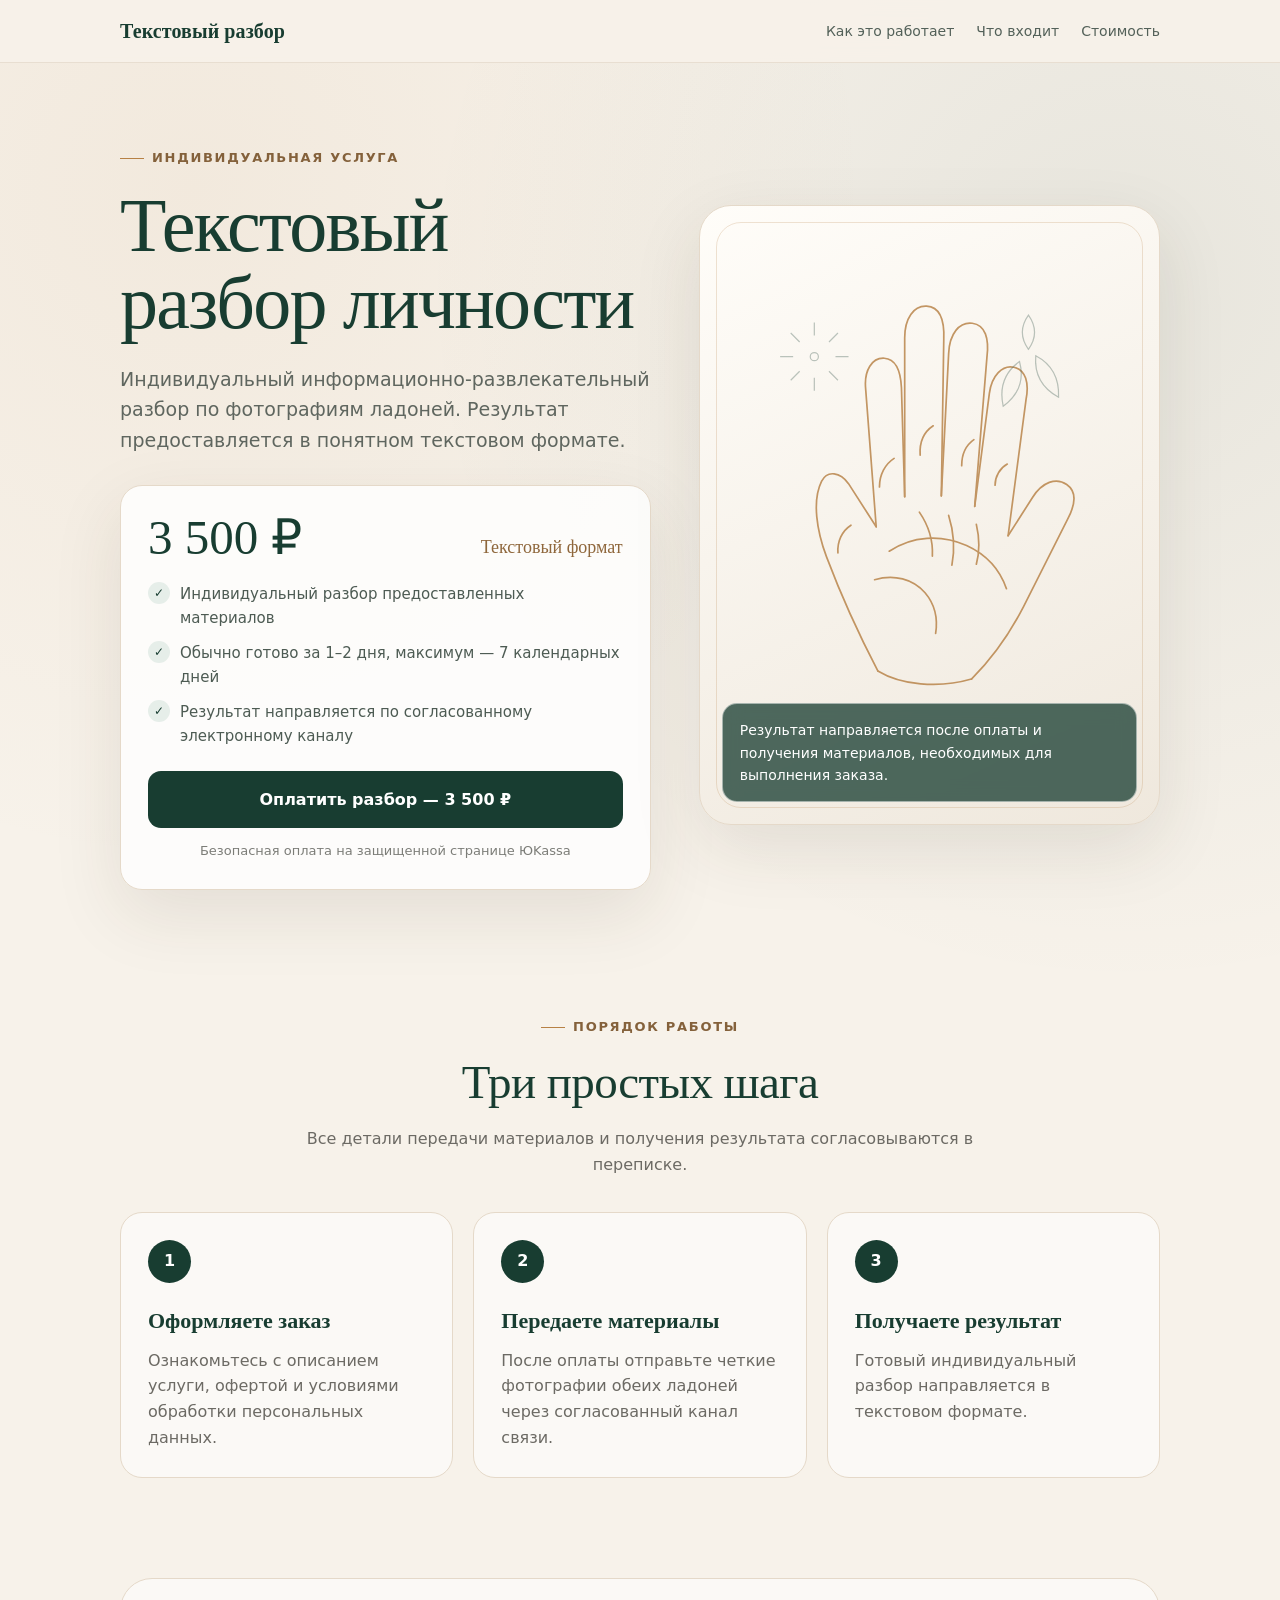
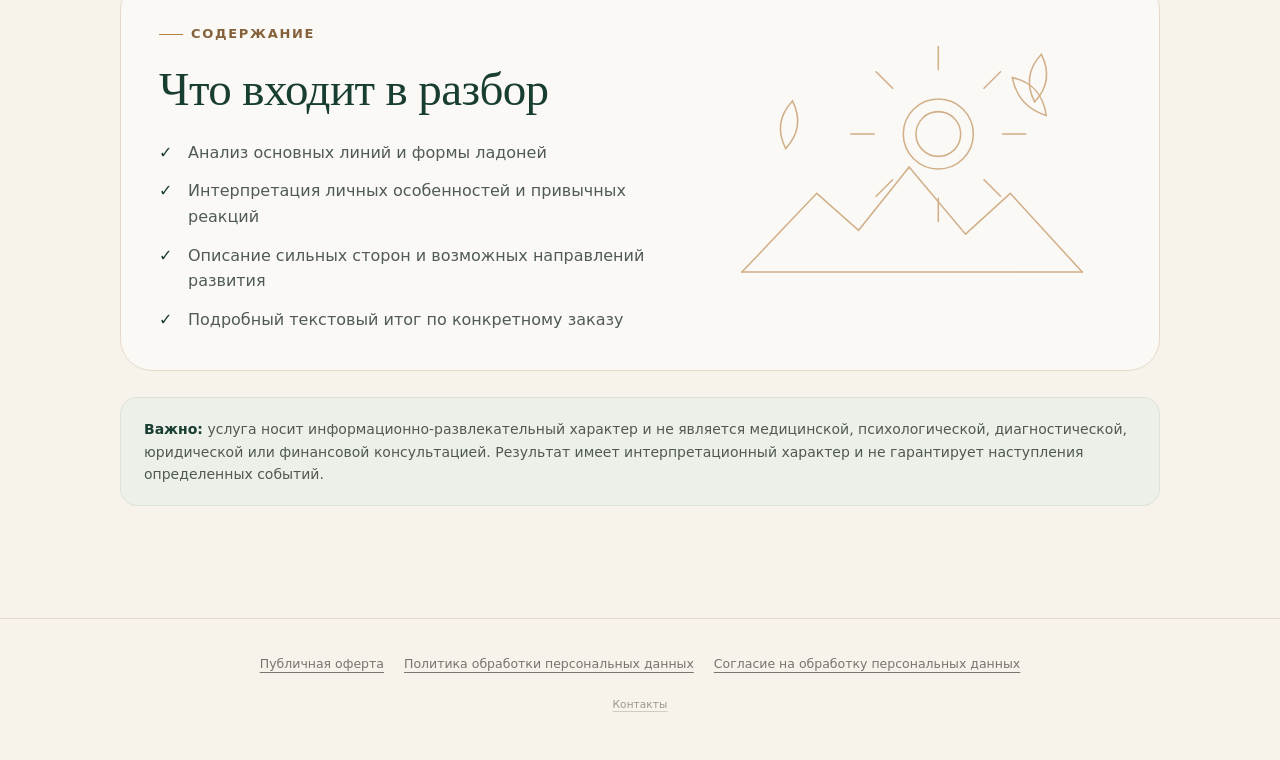
<file: index.html>
<!doctype html>
<html lang="ru">
<head>
  <meta charset="utf-8">
  <meta name="viewport" content="width=device-width, initial-scale=1">
  <meta name="description" content="Индивидуальный информационно-развлекательный текстовый разбор личности по фотографиям ладоней. Стоимость — 3 500 рублей.">
  <title>Текстовый разбор личности</title>
  <link rel="stylesheet" href="assets/styles.css">
</head>
<body>
  <header class="site-header">
    <div class="container header-inner">
      <a class="brand" href="index.html">Текстовый разбор</a>
      <nav class="nav" aria-label="Навигация">
        <a href="#process">Как это работает</a>
        <a href="#included">Что входит</a>
        <a href="#order">Стоимость</a>
      </nav>
    </div>
  </header>

  <main>
    <section class="hero" id="order">
      <div class="container hero-grid">
        <div>
          <div class="eyebrow">Индивидуальная услуга</div>
          <h1>Текстовый разбор личности</h1>
          <p class="lead">Индивидуальный информационно-развлекательный разбор по фотографиям ладоней. Результат предоставляется в понятном текстовом формате.</p>

          <div class="offer-card">
            <div class="price-row">
              <div class="price">3 500 ₽</div>
              <div class="format">Текстовый формат</div>
            </div>

            <ul class="feature-list">
              <li>Индивидуальный разбор предоставленных материалов</li>
              <li>Обычно готово за 1–2 дня, максимум — 7 календарных дней</li>
              <li>Результат направляется по согласованному электронному каналу</li>
            </ul>

            <a class="button" href="https://yookassa.ru/my/i/amh0a67rumDI/l" data-payment-button rel="noopener">Оплатить разбор — 3 500 ₽</a>
            <p class="secure">Безопасная оплата на защищенной странице ЮKassa</p>
          </div>
        </div>

        <div class="visual-card" aria-hidden="true">
          <svg class="hand-art" viewBox="0 0 440 620" fill="none" xmlns="http://www.w3.org/2000/svg">
            <g stroke="#B78145" stroke-width="2.1" stroke-linecap="round" stroke-linejoin="round">
              <path d="M157 501C133 455 111 406 94 361C82 329 76 292 88 268C95 254 111 257 121 271L155 324"/>
              <path d="M155 324L142 154C140 132 150 116 165 117C179 118 185 133 186 153L190 287"/>
              <path d="M190 287L190 92C190 68 201 52 217 53C233 54 239 70 238 94L235 286"/>
              <path d="M235 286L244 111C245 87 257 72 273 74C289 76 294 93 291 116L276 299"/>
              <path d="M276 299L294 160C297 138 310 125 324 128C339 131 343 148 339 168L317 335"/>
              <path d="M317 335L347 288C359 269 376 263 389 272C402 281 399 298 390 315L336 422C319 455 297 486 272 511"/>
              <path d="M157 501C185 518 231 523 272 511"/>
              <path d="M171 354C199 335 235 333 266 347C290 358 307 377 315 400"/>
              <path d="M153 389C177 382 200 388 215 405C226 418 231 436 228 455"/>
              <path d="M208 306C219 322 225 340 224 360"/>
              <path d="M244 310C250 329 252 350 248 371"/>
              <path d="M278 321C282 338 282 355 278 370"/>
              <path d="M177 240C166 247 159 260 159 275"/>
              <path d="M225 200C213 208 208 221 209 236"/>
              <path d="M275 217C265 224 260 236 260 249"/>
              <path d="M316 247C307 252 301 262 301 273"/>
              <path d="M124 322C113 329 107 342 108 356"/>
            </g>
            <g stroke="#183D31" stroke-width="1.5" opacity=".35">
              <circle cx="79" cy="115" r="5"/>
              <path d="M79 89V73M79 157V141M53 115H37M121 115H105M61 97L50 86M108 144L97 133M97 97L108 86M50 144L61 133"/>
              <path d="M342 64C352 78 352 92 342 106C332 92 332 78 342 64Z"/>
              <path d="M351 114C370 124 380 141 379 165C359 154 349 137 351 114Z"/>
              <path d="M331 121C313 134 306 153 311 176C330 162 337 143 331 121Z"/>
            </g>
          </svg>
          <div class="visual-note">Результат направляется после оплаты и получения материалов, необходимых для выполнения заказа.</div>
        </div>
      </div>
    </section>

    <section class="section" id="process">
      <div class="container">
        <div class="section-head">
          <div class="eyebrow">Порядок работы</div>
          <h2>Три простых шага</h2>
          <p>Все детали передачи материалов и получения результата согласовываются в переписке.</p>
        </div>

        <div class="steps">
          <article class="step">
            <div class="step-number">1</div>
            <h3>Оформляете заказ</h3>
            <p>Ознакомьтесь с описанием услуги, офертой и условиями обработки персональных данных.</p>
          </article>
          <article class="step">
            <div class="step-number">2</div>
            <h3>Передаете материалы</h3>
            <p>После оплаты отправьте четкие фотографии обеих ладоней через согласованный канал связи.</p>
          </article>
          <article class="step">
            <div class="step-number">3</div>
            <h3>Получаете результат</h3>
            <p>Готовый индивидуальный разбор направляется в текстовом формате.</p>
          </article>
        </div>
      </div>
    </section>

    <section class="section compact" id="included">
      <div class="container">
        <div class="included">
          <div>
            <div class="eyebrow">Содержание</div>
            <h2>Что входит в разбор</h2>
            <ul class="checks">
              <li>Анализ основных линий и формы ладоней</li>
              <li>Интерпретация личных особенностей и привычных реакций</li>
              <li>Описание сильных сторон и возможных направлений развития</li>
              <li>Подробный текстовый итог по конкретному заказу</li>
            </ul>
          </div>

          <svg class="sun-art" viewBox="0 0 430 300" fill="none" xmlns="http://www.w3.org/2000/svg" aria-hidden="true">
            <g stroke="#B78145" stroke-width="1.6" stroke-linecap="round" opacity=".78">
              <circle cx="242" cy="108" r="36"/>
              <circle cx="242" cy="108" r="23"/>
              <path d="M242 42V18M242 198V174M176 108H152M332 108H308M195 61L178 44M306 172L289 155M289 61L306 44M178 172L195 155"/>
              <path d="M40 250L117 169L160 207L212 142L270 211L316 169L390 250"/>
              <path d="M40 250H390"/>
              <path d="M318 50C338 54 350 68 353 89C334 83 322 70 318 50Z"/>
              <path d="M348 26C357 44 355 60 341 75C332 57 334 41 348 26Z"/>
              <path d="M92 74C101 92 99 108 85 123C76 105 78 89 92 74Z"/>
            </g>
          </svg>
        </div>

        <div class="notice"><strong>Важно:</strong> услуга носит информационно-развлекательный характер и не является медицинской, психологической, диагностической, юридической или финансовой консультацией. Результат имеет интерпретационный характер и не гарантирует наступления определенных событий.</div>
      </div>
    </section>
  </main>

  <footer class="site-footer">
    <div class="container">
      <div class="footer-links">
        <a href="oferta.html">Публичная оферта</a>
        <a href="privacy.html">Политика обработки персональных данных</a>
        <a href="consent.html">Согласие на обработку персональных данных</a>
      </div>
      <details class="contact-details">
        <summary>Контакты</summary>
        <div class="contact-details-body">
          Самозанятый Чернобровкин Виктор Александрович<br>
          ИНН 503217745449<br>
          Телефон: <a href="tel:+79777566590">+7 977 756-65-90</a><br>
          Email: <a href="mailto:bezuhovpsy@gmail.com">bezuhovpsy@gmail.com</a><br>
          Применяется специальный налоговый режим «Налог на профессиональный доход»
        </div>
      </details>
    </div>
  </footer>

  <script src="assets/site.js"></script>
</body>
</html>
</file>
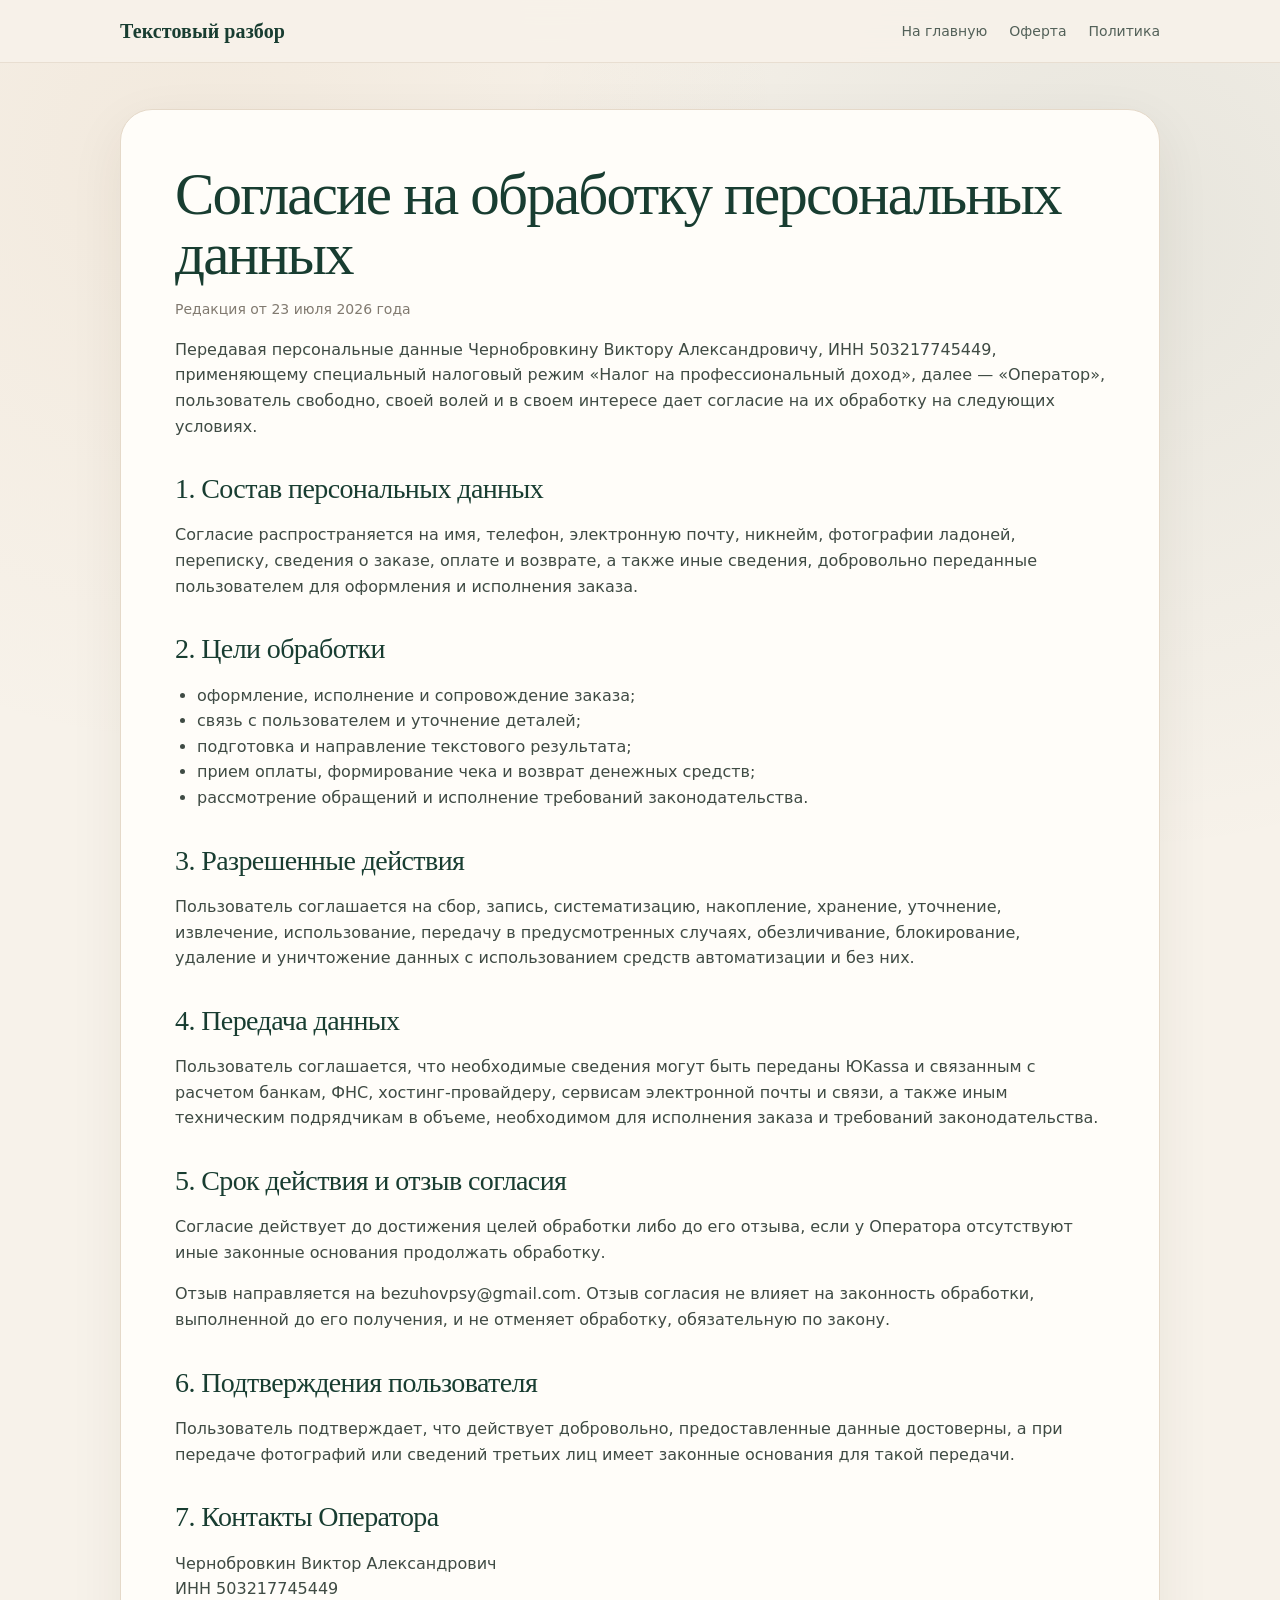
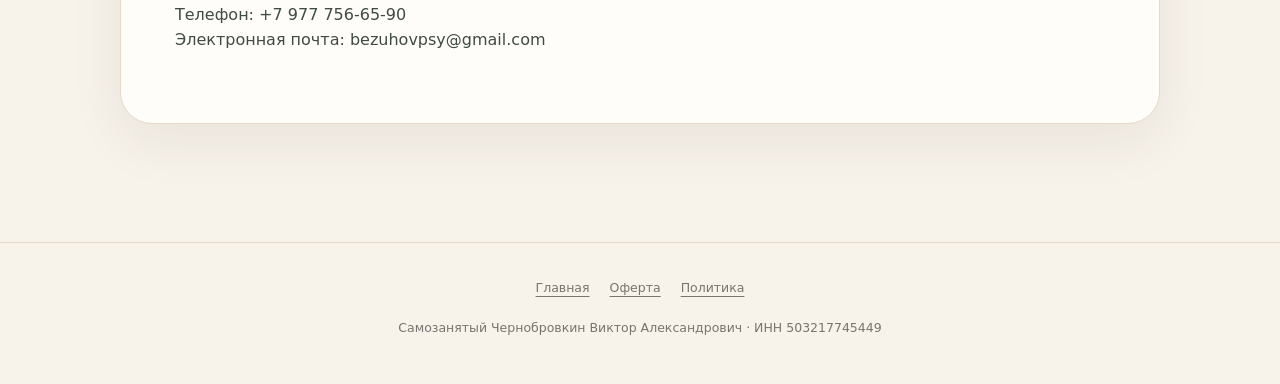
<file: consent.html>
<!doctype html>
<html lang="ru">
<head>
  <meta charset="utf-8">
  <meta name="viewport" content="width=device-width, initial-scale=1">
  <title>Согласие на обработку персональных данных</title>
  <link rel="stylesheet" href="assets/styles.css">
</head>
<body>
<header class="site-header">
  <div class="container header-inner">
    <a class="brand" href="index.html">Текстовый разбор</a>
    <nav class="nav"><a href="index.html">На главную</a><a href="oferta.html">Оферта</a><a href="privacy.html">Политика</a></nav>
  </div>
</header>

<main class="legal-page">
  <div class="container">
    <article class="legal-card">
      <h1>Согласие на обработку персональных данных</h1>
      <p class="meta">Редакция от 23 июля 2026 года</p>

      <p>Передавая персональные данные Чернобровкину Виктору Александровичу, ИНН 503217745449, применяющему специальный налоговый режим «Налог на профессиональный доход», далее — «Оператор», пользователь свободно, своей волей и в своем интересе дает согласие на их обработку на следующих условиях.</p>

      <h2>1. Состав персональных данных</h2>
      <p>Согласие распространяется на имя, телефон, электронную почту, никнейм, фотографии ладоней, переписку, сведения о заказе, оплате и возврате, а также иные сведения, добровольно переданные пользователем для оформления и исполнения заказа.</p>

      <h2>2. Цели обработки</h2>
      <ul>
        <li>оформление, исполнение и сопровождение заказа;</li>
        <li>связь с пользователем и уточнение деталей;</li>
        <li>подготовка и направление текстового результата;</li>
        <li>прием оплаты, формирование чека и возврат денежных средств;</li>
        <li>рассмотрение обращений и исполнение требований законодательства.</li>
      </ul>

      <h2>3. Разрешенные действия</h2>
      <p>Пользователь соглашается на сбор, запись, систематизацию, накопление, хранение, уточнение, извлечение, использование, передачу в предусмотренных случаях, обезличивание, блокирование, удаление и уничтожение данных с использованием средств автоматизации и без них.</p>

      <h2>4. Передача данных</h2>
      <p>Пользователь соглашается, что необходимые сведения могут быть переданы ЮKassa и связанным с расчетом банкам, ФНС, хостинг-провайдеру, сервисам электронной почты и связи, а также иным техническим подрядчикам в объеме, необходимом для исполнения заказа и требований законодательства.</p>

      <h2>5. Срок действия и отзыв согласия</h2>
      <p>Согласие действует до достижения целей обработки либо до его отзыва, если у Оператора отсутствуют иные законные основания продолжать обработку.</p>
      <p>Отзыв направляется на bezuhovpsy@gmail.com. Отзыв согласия не влияет на законность обработки, выполненной до его получения, и не отменяет обработку, обязательную по закону.</p>

      <h2>6. Подтверждения пользователя</h2>
      <p>Пользователь подтверждает, что действует добровольно, предоставленные данные достоверны, а при передаче фотографий или сведений третьих лиц имеет законные основания для такой передачи.</p>

      <h2>7. Контакты Оператора</h2>
      <p>Чернобровкин Виктор Александрович<br>
      ИНН 503217745449<br>
      Телефон: +7 977 756-65-90<br>
      Электронная почта: bezuhovpsy@gmail.com</p>
    </article>
  </div>
</main>

<footer class="site-footer"><div class="container"><div class="footer-links"><a href="index.html">Главная</a><a href="oferta.html">Оферта</a><a href="privacy.html">Политика</a></div><div class="requisites">Самозанятый Чернобровкин Виктор Александрович · ИНН 503217745449</div></div></footer>
</body>
</html>
</file>
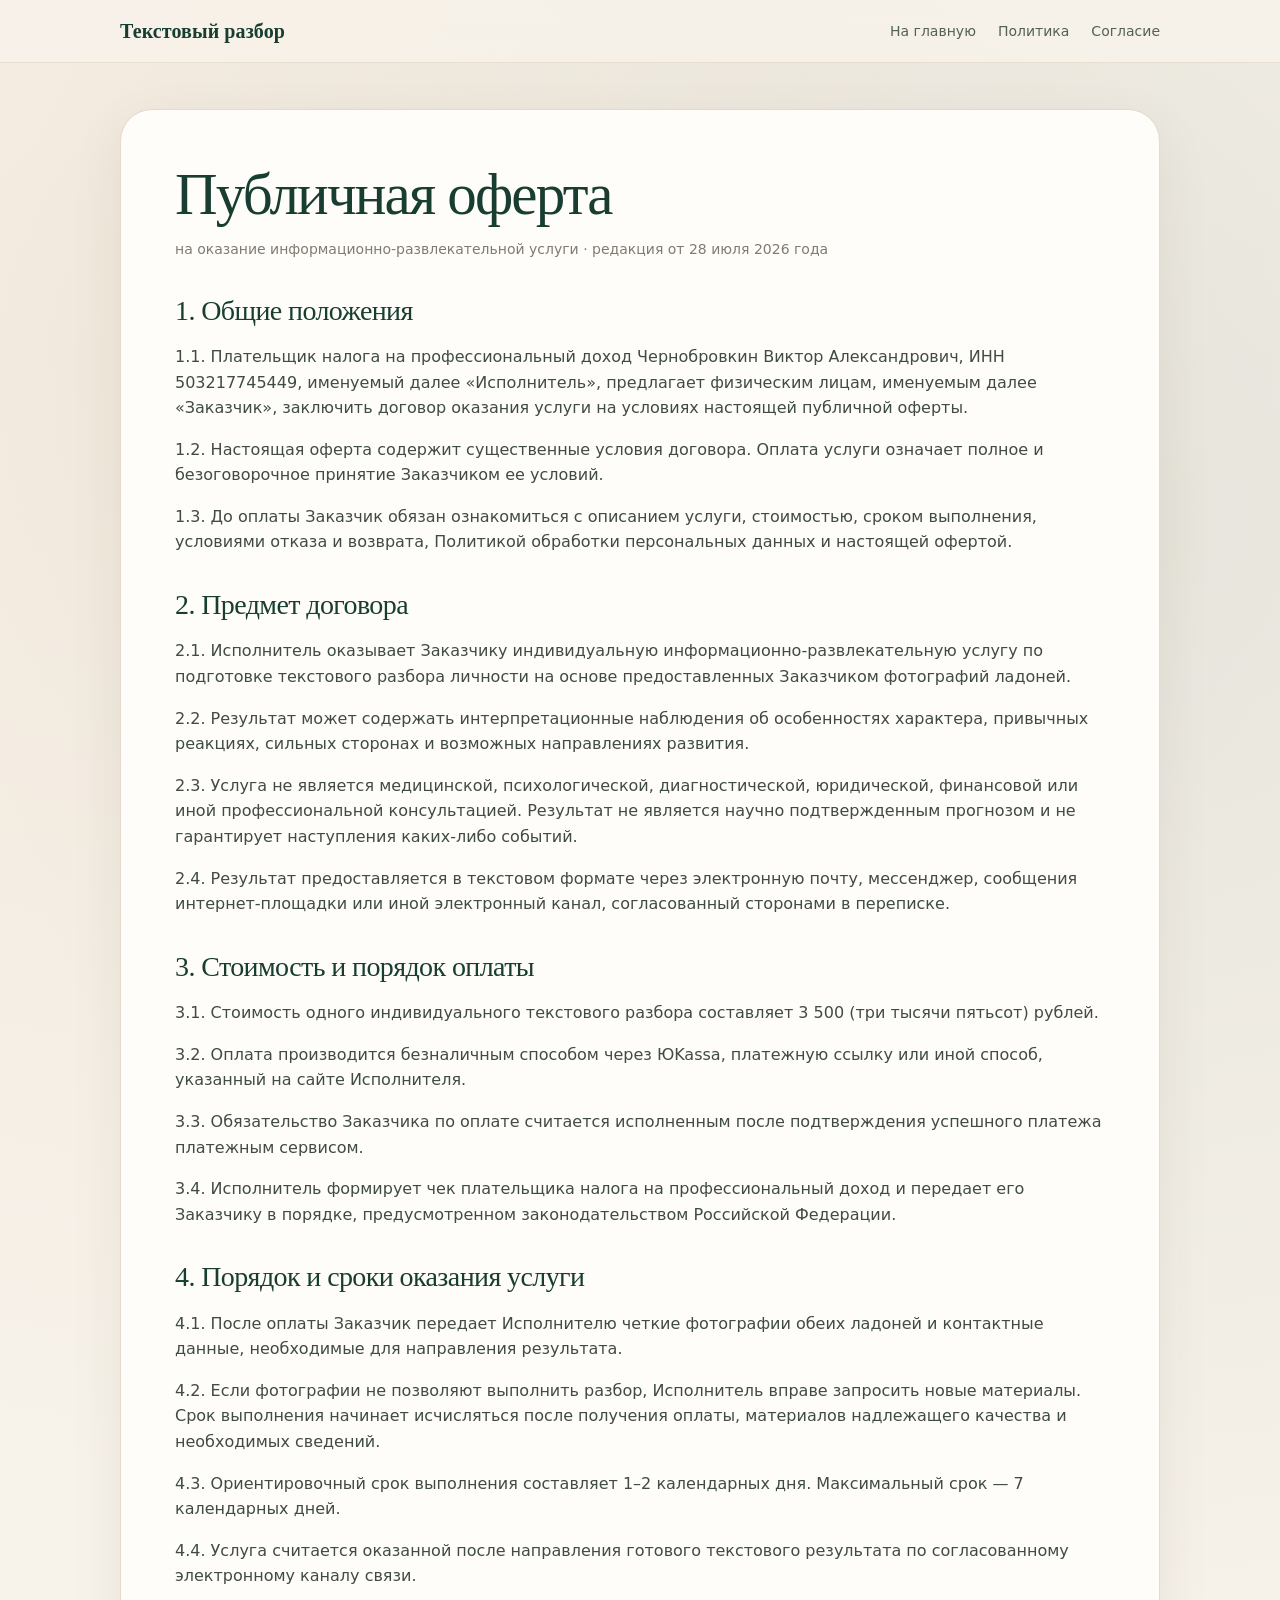
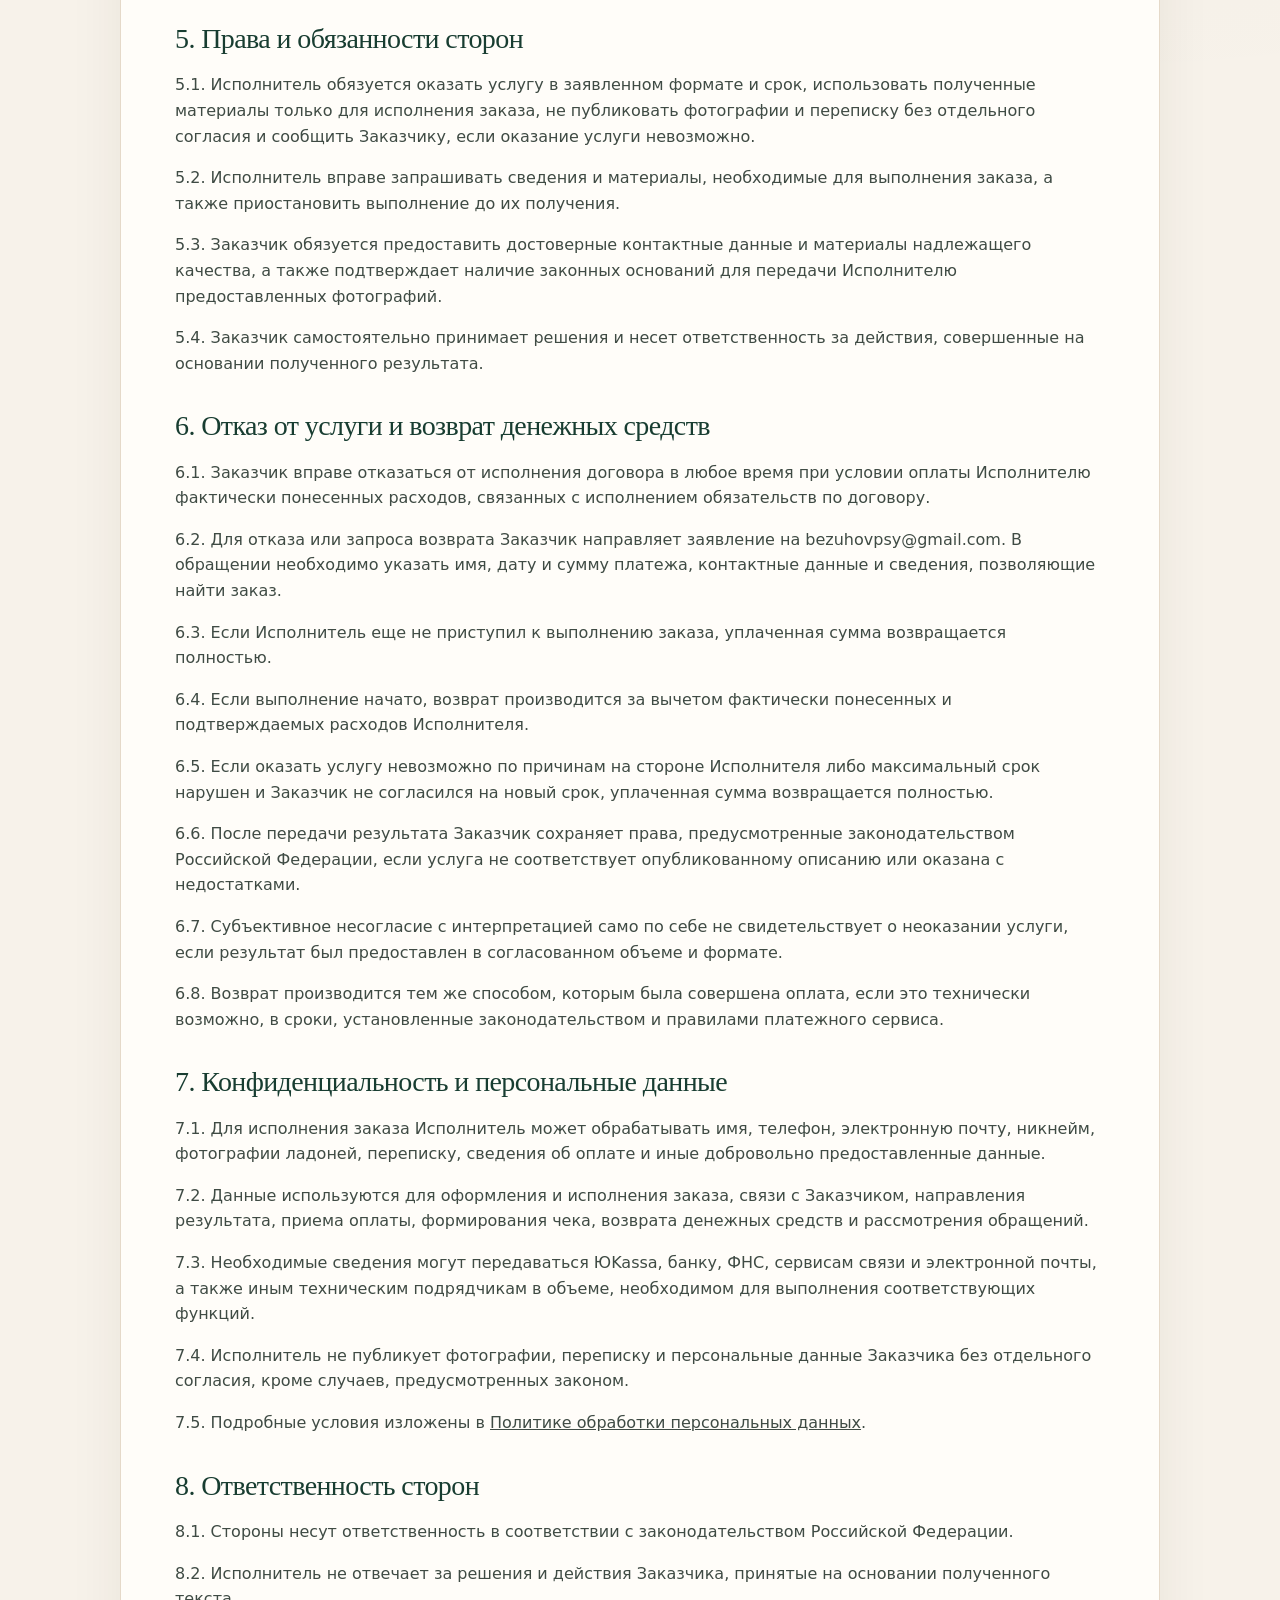
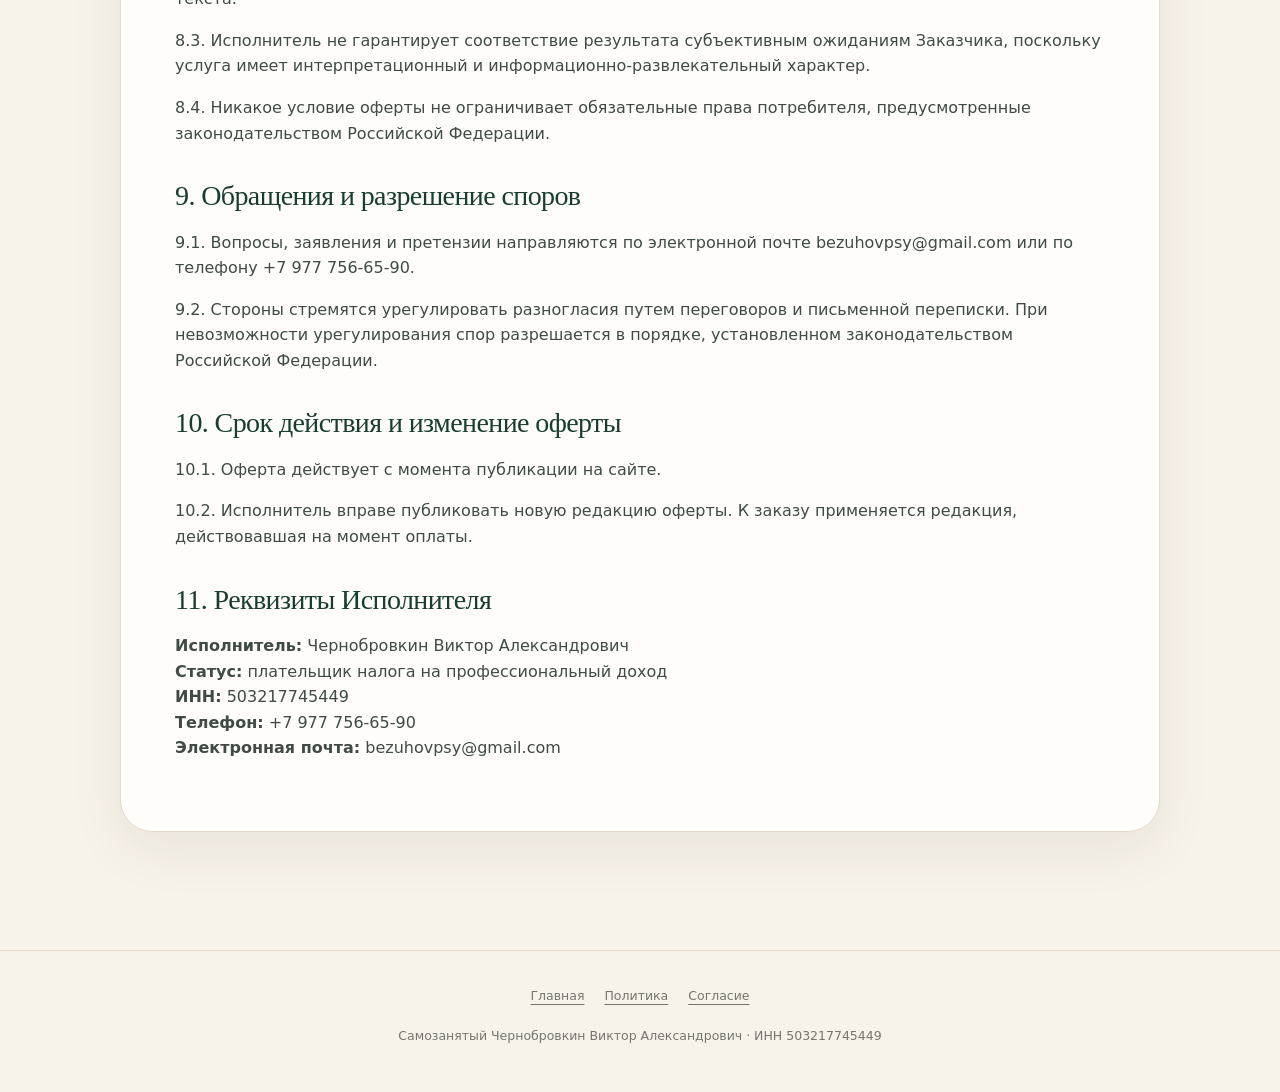
<file: oferta.html>
<!doctype html>
<html lang="ru">
<head>
  <meta charset="utf-8">
  <meta name="viewport" content="width=device-width, initial-scale=1">
  <title>Публичная оферта — Текстовый разбор личности</title>
  <link rel="stylesheet" href="assets/styles.css">
</head>
<body>
<header class="site-header">
  <div class="container header-inner">
    <a class="brand" href="index.html">Текстовый разбор</a>
    <nav class="nav"><a href="index.html">На главную</a><a href="privacy.html">Политика</a><a href="consent.html">Согласие</a></nav>
  </div>
</header>

<main class="legal-page">
  <div class="container">
    <article class="legal-card">
      <h1>Публичная оферта</h1>
      <p class="meta">на оказание информационно-развлекательной услуги · редакция от 28 июля 2026 года</p>

      <h2>1. Общие положения</h2>
      <p>1.1. Плательщик налога на профессиональный доход Чернобровкин Виктор Александрович, ИНН 503217745449, именуемый далее «Исполнитель», предлагает физическим лицам, именуемым далее «Заказчик», заключить договор оказания услуги на условиях настоящей публичной оферты.</p>
      <p>1.2. Настоящая оферта содержит существенные условия договора. Оплата услуги означает полное и безоговорочное принятие Заказчиком ее условий.</p>
      <p>1.3. До оплаты Заказчик обязан ознакомиться с описанием услуги, стоимостью, сроком выполнения, условиями отказа и возврата, Политикой обработки персональных данных и настоящей офертой.</p>

      <h2>2. Предмет договора</h2>
      <p>2.1. Исполнитель оказывает Заказчику индивидуальную информационно-развлекательную услугу по подготовке текстового разбора личности на основе предоставленных Заказчиком фотографий ладоней.</p>
      <p>2.2. Результат может содержать интерпретационные наблюдения об особенностях характера, привычных реакциях, сильных сторонах и возможных направлениях развития.</p>
      <p>2.3. Услуга не является медицинской, психологической, диагностической, юридической, финансовой или иной профессиональной консультацией. Результат не является научно подтвержденным прогнозом и не гарантирует наступления каких-либо событий.</p>
      <p>2.4. Результат предоставляется в текстовом формате через электронную почту, мессенджер, сообщения интернет-площадки или иной электронный канал, согласованный сторонами в переписке.</p>

      <h2>3. Стоимость и порядок оплаты</h2>
      <p>3.1. Стоимость одного индивидуального текстового разбора составляет 3 500 (три тысячи пятьсот) рублей.</p>
      <p>3.2. Оплата производится безналичным способом через ЮKassa, платежную ссылку или иной способ, указанный на сайте Исполнителя.</p>
      <p>3.3. Обязательство Заказчика по оплате считается исполненным после подтверждения успешного платежа платежным сервисом.</p>
      <p>3.4. Исполнитель формирует чек плательщика налога на профессиональный доход и передает его Заказчику в порядке, предусмотренном законодательством Российской Федерации.</p>

      <h2>4. Порядок и сроки оказания услуги</h2>
      <p>4.1. После оплаты Заказчик передает Исполнителю четкие фотографии обеих ладоней и контактные данные, необходимые для направления результата.</p>
      <p>4.2. Если фотографии не позволяют выполнить разбор, Исполнитель вправе запросить новые материалы. Срок выполнения начинает исчисляться после получения оплаты, материалов надлежащего качества и необходимых сведений.</p>
      <p>4.3. Ориентировочный срок выполнения составляет 1–2 календарных дня. Максимальный срок — 7 календарных дней.</p>
      <p>4.4. Услуга считается оказанной после направления готового текстового результата по согласованному электронному каналу связи.</p>

      <h2>5. Права и обязанности сторон</h2>
      <p>5.1. Исполнитель обязуется оказать услугу в заявленном формате и срок, использовать полученные материалы только для исполнения заказа, не публиковать фотографии и переписку без отдельного согласия и сообщить Заказчику, если оказание услуги невозможно.</p>
      <p>5.2. Исполнитель вправе запрашивать сведения и материалы, необходимые для выполнения заказа, а также приостановить выполнение до их получения.</p>
      <p>5.3. Заказчик обязуется предоставить достоверные контактные данные и материалы надлежащего качества, а также подтверждает наличие законных оснований для передачи Исполнителю предоставленных фотографий.</p>
      <p>5.4. Заказчик самостоятельно принимает решения и несет ответственность за действия, совершенные на основании полученного результата.</p>

      <h2>6. Отказ от услуги и возврат денежных средств</h2>
      <p>6.1. Заказчик вправе отказаться от исполнения договора в любое время при условии оплаты Исполнителю фактически понесенных расходов, связанных с исполнением обязательств по договору.</p>
      <p>6.2. Для отказа или запроса возврата Заказчик направляет заявление на bezuhovpsy@gmail.com. В обращении необходимо указать имя, дату и сумму платежа, контактные данные и сведения, позволяющие найти заказ.</p>
      <p>6.3. Если Исполнитель еще не приступил к выполнению заказа, уплаченная сумма возвращается полностью.</p>
      <p>6.4. Если выполнение начато, возврат производится за вычетом фактически понесенных и подтверждаемых расходов Исполнителя.</p>
      <p>6.5. Если оказать услугу невозможно по причинам на стороне Исполнителя либо максимальный срок нарушен и Заказчик не согласился на новый срок, уплаченная сумма возвращается полностью.</p>
      <p>6.6. После передачи результата Заказчик сохраняет права, предусмотренные законодательством Российской Федерации, если услуга не соответствует опубликованному описанию или оказана с недостатками.</p>
      <p>6.7. Субъективное несогласие с интерпретацией само по себе не свидетельствует о неоказании услуги, если результат был предоставлен в согласованном объеме и формате.</p>
      <p>6.8. Возврат производится тем же способом, которым была совершена оплата, если это технически возможно, в сроки, установленные законодательством и правилами платежного сервиса.</p>

      <h2>7. Конфиденциальность и персональные данные</h2>
      <p>7.1. Для исполнения заказа Исполнитель может обрабатывать имя, телефон, электронную почту, никнейм, фотографии ладоней, переписку, сведения об оплате и иные добровольно предоставленные данные.</p>
      <p>7.2. Данные используются для оформления и исполнения заказа, связи с Заказчиком, направления результата, приема оплаты, формирования чека, возврата денежных средств и рассмотрения обращений.</p>
      <p>7.3. Необходимые сведения могут передаваться ЮKassa, банку, ФНС, сервисам связи и электронной почты, а также иным техническим подрядчикам в объеме, необходимом для выполнения соответствующих функций.</p>
      <p>7.4. Исполнитель не публикует фотографии, переписку и персональные данные Заказчика без отдельного согласия, кроме случаев, предусмотренных законом.</p>
      <p>7.5. Подробные условия изложены в <a href="privacy.html">Политике обработки персональных данных</a>.</p>

      <h2>8. Ответственность сторон</h2>
      <p>8.1. Стороны несут ответственность в соответствии с законодательством Российской Федерации.</p>
      <p>8.2. Исполнитель не отвечает за решения и действия Заказчика, принятые на основании полученного текста.</p>
      <p>8.3. Исполнитель не гарантирует соответствие результата субъективным ожиданиям Заказчика, поскольку услуга имеет интерпретационный и информационно-развлекательный характер.</p>
      <p>8.4. Никакое условие оферты не ограничивает обязательные права потребителя, предусмотренные законодательством Российской Федерации.</p>

      <h2>9. Обращения и разрешение споров</h2>
      <p>9.1. Вопросы, заявления и претензии направляются по электронной почте bezuhovpsy@gmail.com или по телефону +7 977 756-65-90.</p>
      <p>9.2. Стороны стремятся урегулировать разногласия путем переговоров и письменной переписки. При невозможности урегулирования спор разрешается в порядке, установленном законодательством Российской Федерации.</p>

      <h2>10. Срок действия и изменение оферты</h2>
      <p>10.1. Оферта действует с момента публикации на сайте.</p>
      <p>10.2. Исполнитель вправе публиковать новую редакцию оферты. К заказу применяется редакция, действовавшая на момент оплаты.</p>

      <h2>11. Реквизиты Исполнителя</h2>
      <p><strong>Исполнитель:</strong> Чернобровкин Виктор Александрович<br>
      <strong>Статус:</strong> плательщик налога на профессиональный доход<br>
      <strong>ИНН:</strong> 503217745449<br>
      <strong>Телефон:</strong> +7 977 756-65-90<br>
      <strong>Электронная почта:</strong> bezuhovpsy@gmail.com</p>
    </article>
  </div>
</main>

<footer class="site-footer"><div class="container"><div class="footer-links"><a href="index.html">Главная</a><a href="privacy.html">Политика</a><a href="consent.html">Согласие</a></div><div class="requisites">Самозанятый Чернобровкин Виктор Александрович · ИНН 503217745449</div></div></footer>
</body>
</html>
</file>
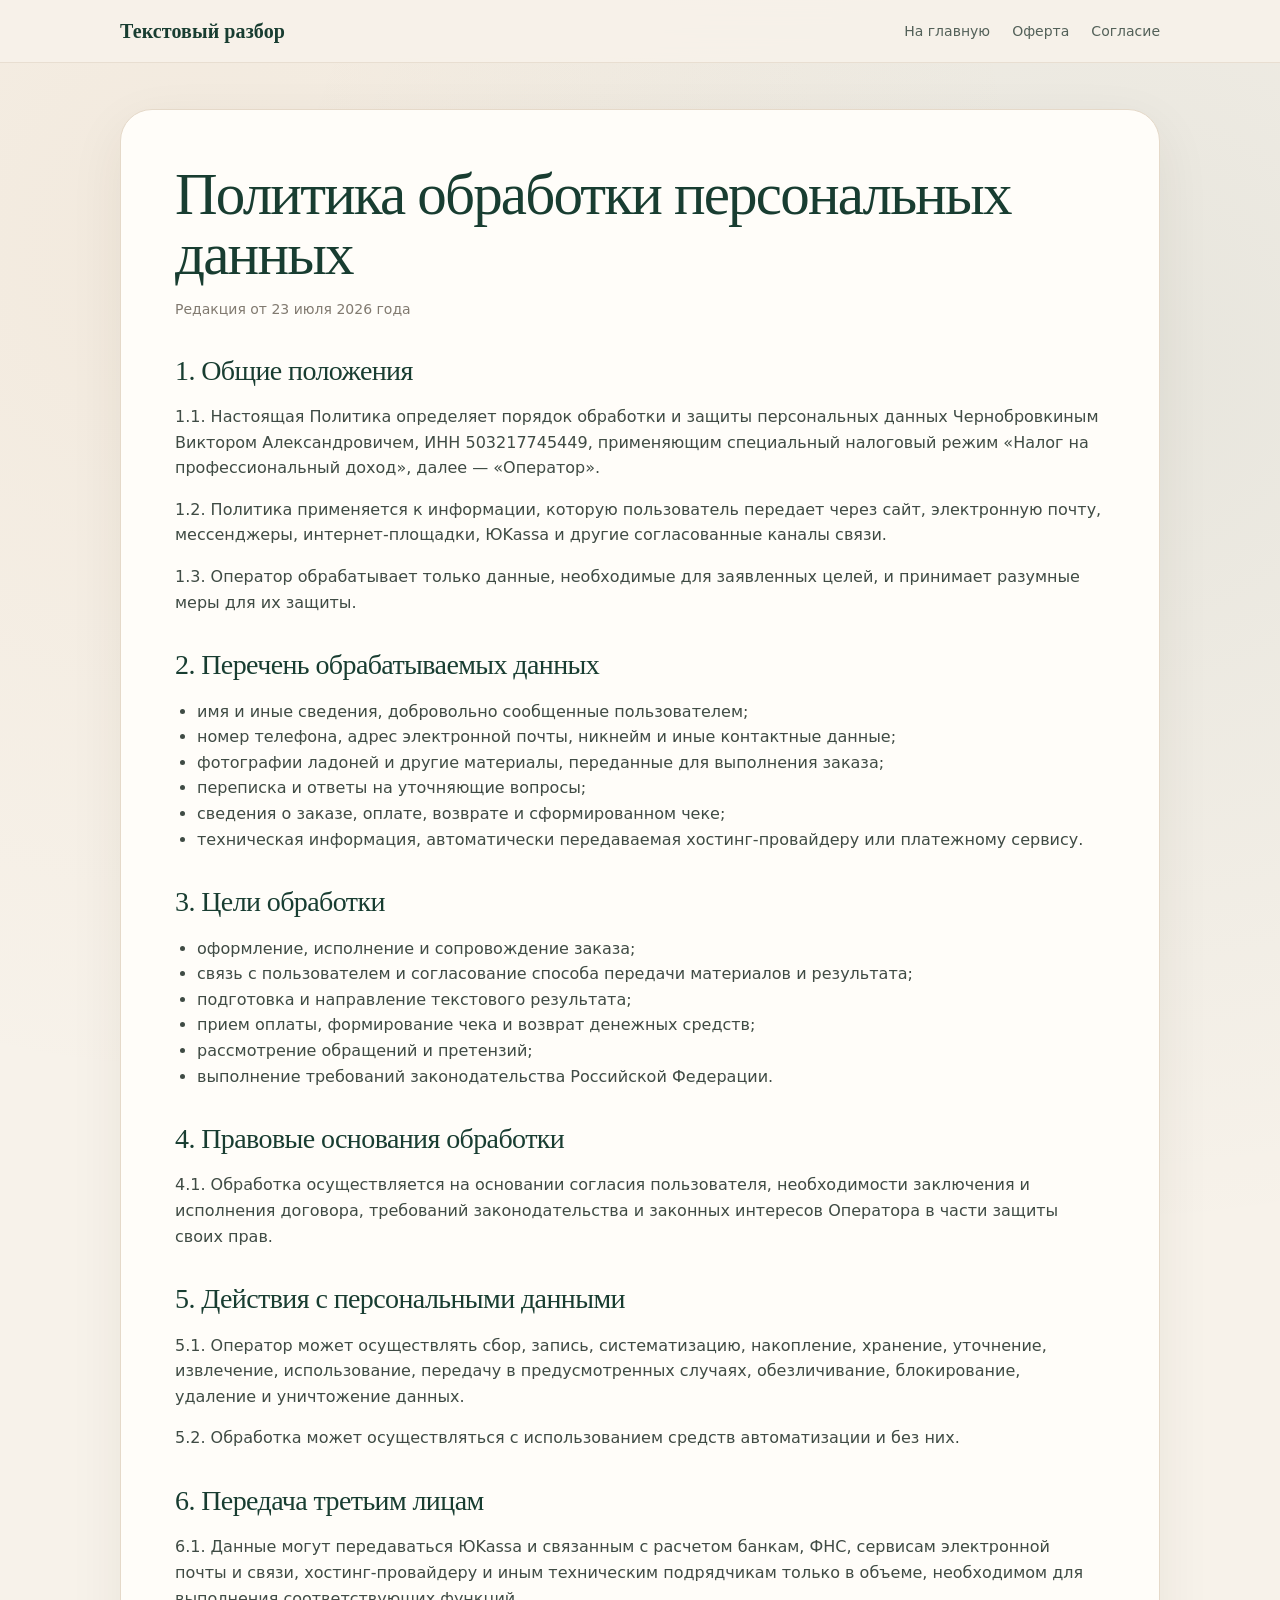
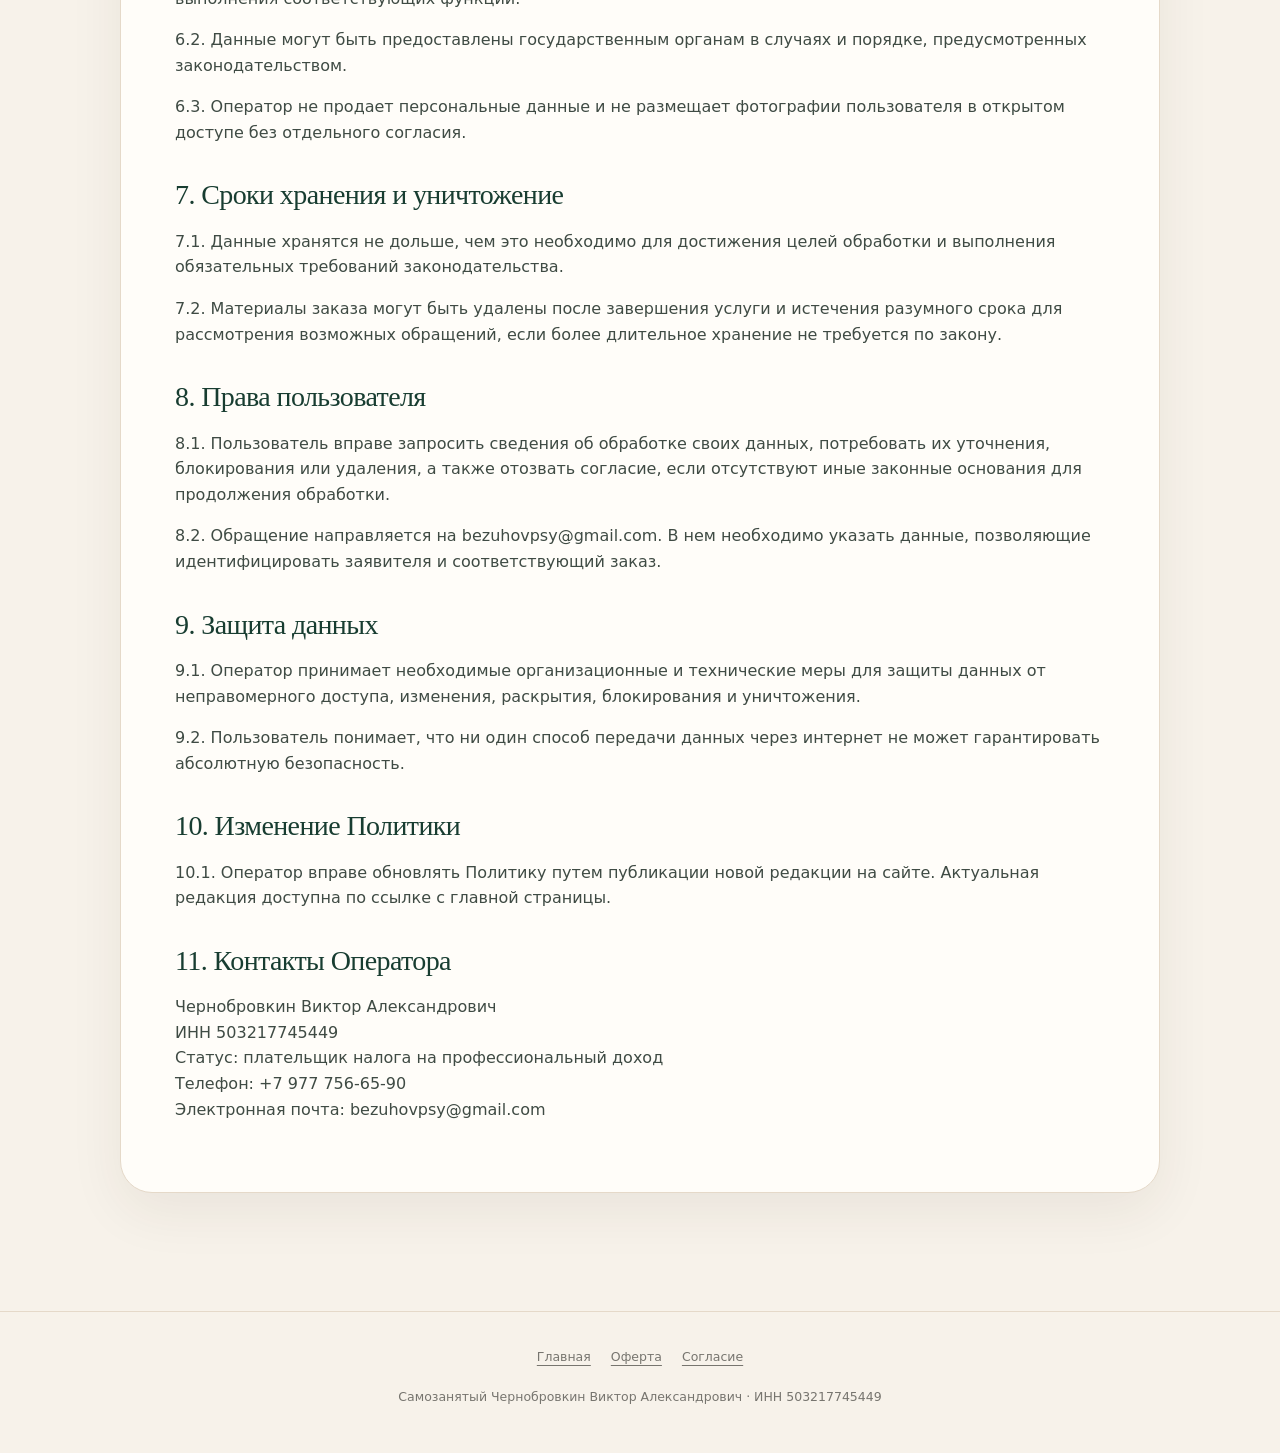
<file: privacy.html>
<!doctype html>
<html lang="ru">
<head>
  <meta charset="utf-8">
  <meta name="viewport" content="width=device-width, initial-scale=1">
  <title>Политика обработки персональных данных</title>
  <link rel="stylesheet" href="assets/styles.css">
</head>
<body>
<header class="site-header">
  <div class="container header-inner">
    <a class="brand" href="index.html">Текстовый разбор</a>
    <nav class="nav"><a href="index.html">На главную</a><a href="oferta.html">Оферта</a><a href="consent.html">Согласие</a></nav>
  </div>
</header>

<main class="legal-page">
  <div class="container">
    <article class="legal-card">
      <h1>Политика обработки персональных данных</h1>
      <p class="meta">Редакция от 23 июля 2026 года</p>

      <h2>1. Общие положения</h2>
      <p>1.1. Настоящая Политика определяет порядок обработки и защиты персональных данных Чернобровкиным Виктором Александровичем, ИНН 503217745449, применяющим специальный налоговый режим «Налог на профессиональный доход», далее — «Оператор».</p>
      <p>1.2. Политика применяется к информации, которую пользователь передает через сайт, электронную почту, мессенджеры, интернет-площадки, ЮKassa и другие согласованные каналы связи.</p>
      <p>1.3. Оператор обрабатывает только данные, необходимые для заявленных целей, и принимает разумные меры для их защиты.</p>

      <h2>2. Перечень обрабатываемых данных</h2>
      <ul>
        <li>имя и иные сведения, добровольно сообщенные пользователем;</li>
        <li>номер телефона, адрес электронной почты, никнейм и иные контактные данные;</li>
        <li>фотографии ладоней и другие материалы, переданные для выполнения заказа;</li>
        <li>переписка и ответы на уточняющие вопросы;</li>
        <li>сведения о заказе, оплате, возврате и сформированном чеке;</li>
        <li>техническая информация, автоматически передаваемая хостинг-провайдеру или платежному сервису.</li>
      </ul>

      <h2>3. Цели обработки</h2>
      <ul>
        <li>оформление, исполнение и сопровождение заказа;</li>
        <li>связь с пользователем и согласование способа передачи материалов и результата;</li>
        <li>подготовка и направление текстового результата;</li>
        <li>прием оплаты, формирование чека и возврат денежных средств;</li>
        <li>рассмотрение обращений и претензий;</li>
        <li>выполнение требований законодательства Российской Федерации.</li>
      </ul>

      <h2>4. Правовые основания обработки</h2>
      <p>4.1. Обработка осуществляется на основании согласия пользователя, необходимости заключения и исполнения договора, требований законодательства и законных интересов Оператора в части защиты своих прав.</p>

      <h2>5. Действия с персональными данными</h2>
      <p>5.1. Оператор может осуществлять сбор, запись, систематизацию, накопление, хранение, уточнение, извлечение, использование, передачу в предусмотренных случаях, обезличивание, блокирование, удаление и уничтожение данных.</p>
      <p>5.2. Обработка может осуществляться с использованием средств автоматизации и без них.</p>

      <h2>6. Передача третьим лицам</h2>
      <p>6.1. Данные могут передаваться ЮKassa и связанным с расчетом банкам, ФНС, сервисам электронной почты и связи, хостинг-провайдеру и иным техническим подрядчикам только в объеме, необходимом для выполнения соответствующих функций.</p>
      <p>6.2. Данные могут быть предоставлены государственным органам в случаях и порядке, предусмотренных законодательством.</p>
      <p>6.3. Оператор не продает персональные данные и не размещает фотографии пользователя в открытом доступе без отдельного согласия.</p>

      <h2>7. Сроки хранения и уничтожение</h2>
      <p>7.1. Данные хранятся не дольше, чем это необходимо для достижения целей обработки и выполнения обязательных требований законодательства.</p>
      <p>7.2. Материалы заказа могут быть удалены после завершения услуги и истечения разумного срока для рассмотрения возможных обращений, если более длительное хранение не требуется по закону.</p>

      <h2>8. Права пользователя</h2>
      <p>8.1. Пользователь вправе запросить сведения об обработке своих данных, потребовать их уточнения, блокирования или удаления, а также отозвать согласие, если отсутствуют иные законные основания для продолжения обработки.</p>
      <p>8.2. Обращение направляется на bezuhovpsy@gmail.com. В нем необходимо указать данные, позволяющие идентифицировать заявителя и соответствующий заказ.</p>

      <h2>9. Защита данных</h2>
      <p>9.1. Оператор принимает необходимые организационные и технические меры для защиты данных от неправомерного доступа, изменения, раскрытия, блокирования и уничтожения.</p>
      <p>9.2. Пользователь понимает, что ни один способ передачи данных через интернет не может гарантировать абсолютную безопасность.</p>

      <h2>10. Изменение Политики</h2>
      <p>10.1. Оператор вправе обновлять Политику путем публикации новой редакции на сайте. Актуальная редакция доступна по ссылке с главной страницы.</p>

      <h2>11. Контакты Оператора</h2>
      <p>Чернобровкин Виктор Александрович<br>
      ИНН 503217745449<br>
      Статус: плательщик налога на профессиональный доход<br>
      Телефон: +7 977 756-65-90<br>
      Электронная почта: bezuhovpsy@gmail.com</p>
    </article>
  </div>
</main>

<footer class="site-footer"><div class="container"><div class="footer-links"><a href="index.html">Главная</a><a href="oferta.html">Оферта</a><a href="consent.html">Согласие</a></div><div class="requisites">Самозанятый Чернобровкин Виктор Александрович · ИНН 503217745449</div></div></footer>
</body>
</html>
</file>
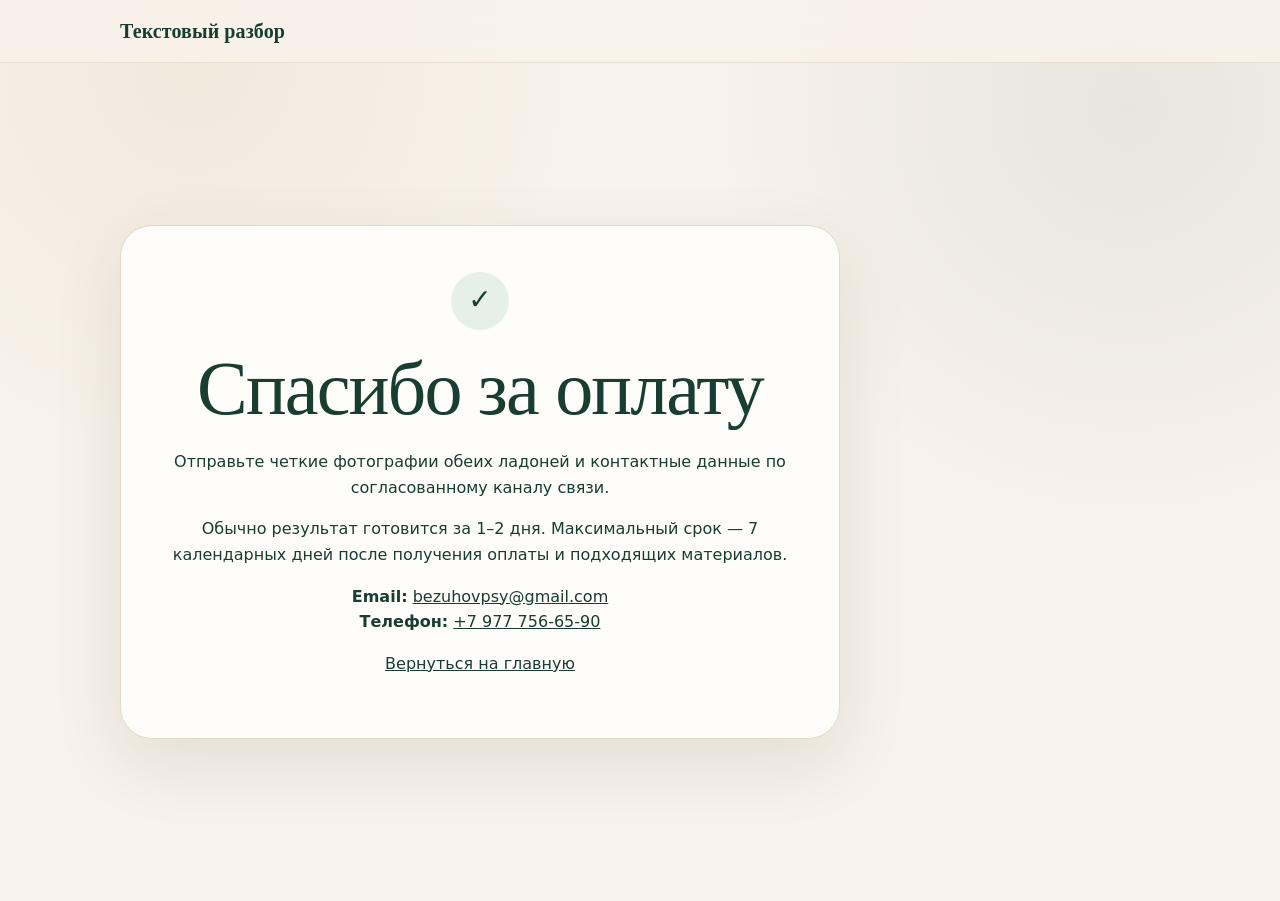
<file: success.html>
<!doctype html>
<html lang="ru">
<head>
  <meta charset="utf-8">
  <meta name="viewport" content="width=device-width, initial-scale=1">
  <title>Спасибо за заказ</title>
  <link rel="stylesheet" href="assets/styles.css">
</head>
<body>
<header class="site-header"><div class="container header-inner"><a class="brand" href="index.html">Текстовый разбор</a></div></header>
<main class="success-wrap">
  <div class="container">
    <section class="success-card">
      <div class="success-icon">✓</div>
      <h1>Спасибо за оплату</h1>
      <p>Отправьте четкие фотографии обеих ладоней и контактные данные по согласованному каналу связи.</p>
      <p>Обычно результат готовится за 1–2 дня. Максимальный срок — 7 календарных дней после получения оплаты и подходящих материалов.</p>
      <p><strong>Email:</strong> <a href="mailto:bezuhovpsy@gmail.com">bezuhovpsy@gmail.com</a><br><strong>Телефон:</strong> <a href="tel:+79777566590">+7 977 756-65-90</a></p>
      <p><a href="index.html">Вернуться на главную</a></p>
    </section>
  </div>
</main>
</body>
</html>
</file>
<file: assets/styles.css>
:root {
  --bg: #f7f2ea;
  --surface: rgba(255, 255, 255, 0.82);
  --surface-solid: #fffdf9;
  --ink: #183d31;
  --muted: #6c6a64;
  --line: #e5d9c9;
  --accent: #b78145;
  --soft: #edf0e8;
  --shadow: 0 24px 70px rgba(55, 45, 34, 0.10);
  --radius-xl: 32px;
  --radius-lg: 22px;
  --radius-md: 15px;
}

* { box-sizing: border-box; }
html { scroll-behavior: smooth; }
body {
  margin: 0;
  background:
    radial-gradient(circle at 15% 8%, rgba(183,129,69,.08), transparent 28%),
    radial-gradient(circle at 88% 12%, rgba(24,61,49,.07), transparent 30%),
    var(--bg);
  color: var(--ink);
  font-family: Inter, ui-sans-serif, system-ui, -apple-system, BlinkMacSystemFont, "Segoe UI", sans-serif;
  line-height: 1.6;
}

a { color: inherit; }
img, svg { max-width: 100%; }
button, input, textarea { font: inherit; }

.container {
  width: min(100% - 32px, 1040px);
  margin: 0 auto;
}

.site-header {
  position: sticky;
  top: 0;
  z-index: 20;
  border-bottom: 1px solid rgba(229,217,201,.78);
  background: rgba(247,242,234,.88);
  backdrop-filter: blur(14px);
}

.header-inner {
  min-height: 62px;
  display: flex;
  align-items: center;
  justify-content: space-between;
  gap: 24px;
}

.brand {
  font-family: Georgia, "Times New Roman", serif;
  font-size: 20px;
  font-weight: 700;
  text-decoration: none;
  letter-spacing: .1px;
}

.nav {
  display: flex;
  align-items: center;
  gap: 22px;
  font-size: 14px;
}

.nav a {
  text-decoration: none;
  color: #536159;
}

.nav a:hover { color: var(--ink); }

.hero {
  padding: 78px 0 54px;
}

.hero-grid {
  display: grid;
  grid-template-columns: 1.07fr .93fr;
  gap: 48px;
  align-items: center;
}

.eyebrow {
  display: inline-flex;
  align-items: center;
  gap: 8px;
  margin-bottom: 18px;
  color: #84613b;
  font-size: 13px;
  font-weight: 700;
  text-transform: uppercase;
  letter-spacing: .13em;
}

.eyebrow::before {
  content: "";
  width: 24px;
  height: 1px;
  background: var(--accent);
}

h1, h2, h3 {
  font-family: Georgia, "Times New Roman", serif;
  color: var(--ink);
}

h1 {
  margin: 0 0 22px;
  font-size: clamp(44px, 7vw, 76px);
  font-weight: 500;
  line-height: 1.02;
  letter-spacing: -1.8px;
}

h2 {
  margin: 0 0 18px;
  font-size: clamp(31px, 4.8vw, 47px);
  font-weight: 500;
  line-height: 1.12;
  letter-spacing: -.6px;
}

h3 {
  margin: 0 0 10px;
  font-size: 22px;
  font-weight: 600;
}

.lead {
  max-width: 650px;
  margin: 0;
  color: #5f665f;
  font-size: 19px;
}

.offer-card {
  margin-top: 30px;
  padding: 27px;
  border: 1px solid var(--line);
  border-radius: var(--radius-lg);
  background: var(--surface);
  box-shadow: var(--shadow);
}

.price-row {
  display: flex;
  align-items: end;
  justify-content: space-between;
  gap: 20px;
  margin-bottom: 20px;
}

.price {
  font-family: Georgia, "Times New Roman", serif;
  font-size: 49px;
  line-height: 1;
}

.format {
  color: #8f673c;
  font-family: Georgia, "Times New Roman", serif;
  font-size: 18px;
}

.feature-list {
  display: grid;
  gap: 11px;
  margin: 0 0 23px;
  padding: 0;
  list-style: none;
  color: #4d5b53;
  font-size: 15px;
}

.feature-list li {
  display: flex;
  gap: 10px;
  align-items: flex-start;
}

.feature-list li::before {
  content: "✓";
  flex: 0 0 22px;
  height: 22px;
  display: grid;
  place-items: center;
  border-radius: 50%;
  background: #e6eee9;
  color: var(--ink);
  font-size: 12px;
  font-weight: 800;
}

.button {
  display: inline-flex;
  width: 100%;
  min-height: 57px;
  align-items: center;
  justify-content: center;
  padding: 15px 24px;
  border: 0;
  border-radius: 13px;
  background: var(--ink);
  color: #fff;
  font-weight: 750;
  text-decoration: none;
  cursor: pointer;
  transition: transform .18s ease, opacity .18s ease;
}

.button:hover { transform: translateY(-2px); opacity: .94; }

.secure {
  margin: 13px 0 0;
  color: #7c7d78;
  font-size: 13px;
  text-align: center;
}

.visual-card {
  min-height: 620px;
  position: relative;
  overflow: hidden;
  display: grid;
  place-items: center;
  border: 1px solid var(--line);
  border-radius: var(--radius-xl);
  background: linear-gradient(155deg, #fffdf9 0%, #efe8dd 100%);
  box-shadow: var(--shadow);
}

.visual-card::before {
  content: "";
  position: absolute;
  inset: 16px;
  border: 1px solid rgba(183,129,69,.22);
  border-radius: 25px;
}

.hand-art {
  width: 78%;
  opacity: .82;
}

.visual-note {
  position: absolute;
  right: 22px;
  bottom: 22px;
  left: 22px;
  padding: 15px 17px;
  border: 1px solid rgba(255,255,255,.5);
  border-radius: 15px;
  background: rgba(24,61,49,.76);
  color: white;
  font-size: 14px;
  backdrop-filter: blur(9px);
}

.section { padding: 66px 0; }
.section.compact { padding-top: 34px; }
.section-head {
  max-width: 700px;
  margin: 0 auto 34px;
  text-align: center;
}

.section-head p {
  margin: 0;
  color: var(--muted);
}

.steps {
  display: grid;
  grid-template-columns: repeat(3, 1fr);
  gap: 20px;
}

.step {
  min-height: 210px;
  padding: 27px;
  border: 1px solid var(--line);
  border-radius: var(--radius-lg);
  background: rgba(255,255,255,.6);
}

.step-number {
  width: 43px;
  height: 43px;
  margin-bottom: 20px;
  display: grid;
  place-items: center;
  border-radius: 50%;
  background: var(--ink);
  color: #fff;
  font-weight: 800;
}

.step p { margin: 0; color: var(--muted); }

.included {
  display: grid;
  grid-template-columns: 1fr .82fr;
  gap: 34px;
  align-items: center;
  padding: 38px;
  border: 1px solid var(--line);
  border-radius: var(--radius-xl);
  background: rgba(255,255,255,.58);
}

.checks {
  display: grid;
  gap: 13px;
  margin: 24px 0 0;
  padding: 0;
  list-style: none;
}

.checks li {
  position: relative;
  padding-left: 29px;
  color: #4f5b54;
}

.checks li::before {
  content: "✓";
  position: absolute;
  left: 0;
  color: var(--ink);
  font-weight: 800;
}

.sun-art {
  width: 100%;
  opacity: .78;
}

.notice {
  margin-top: 26px;
  padding: 20px 23px;
  border: 1px solid #dce2d6;
  border-radius: 17px;
  background: var(--soft);
  color: #4f5952;
  font-size: 14px;
}

.notice strong { color: var(--ink); }

.site-footer {
  margin-top: 46px;
  padding: 35px 0 46px;
  border-top: 1px solid var(--line);
  color: #77756f;
  font-size: 12.5px;
  text-align: center;
}

.footer-links {
  display: flex;
  justify-content: center;
  gap: 20px;
  flex-wrap: wrap;
  margin-bottom: 20px;
}

.footer-links a {
  text-underline-offset: 4px;
}

.contact-details {
  display: inline-block;
  margin-top: 2px;
  font-size: 11px;
  color: #9a968e;
  text-align: center;
}

.contact-details summary {
  display: inline-block;
  cursor: pointer;
  color: #9a968e;
  font-size: 10.5px;
  font-weight: 400;
  letter-spacing: .01em;
  list-style: none;
  text-decoration: underline;
  text-decoration-color: rgba(154, 150, 142, .42);
  text-underline-offset: 3px;
}

.contact-details summary::-webkit-details-marker { display: none; }
.contact-details summary::marker { content: ""; }
.contact-details summary:hover { color: #77736c; }
.contact-details summary:focus-visible {
  outline: 2px solid rgba(36, 78, 61, .38);
  outline-offset: 4px;
  border-radius: 3px;
}

.contact-details-body {
  max-width: 580px;
  margin: 11px auto 0;
  color: #858179;
  font-size: 11.5px;
  line-height: 1.7;
}

.contact-details-body a {
  color: inherit;
  text-underline-offset: 3px;
}


.legal-page { padding: 46px 0 72px; }
.legal-card {
  padding: clamp(24px, 5vw, 54px);
  border: 1px solid var(--line);
  border-radius: var(--radius-xl);
  background: var(--surface-solid);
  box-shadow: 0 18px 55px rgba(50, 42, 33, .07);
}

.legal-card h1 {
  font-size: clamp(38px, 6vw, 59px);
  margin-bottom: 10px;
}

.legal-card h2 {
  margin-top: 34px;
  font-size: 28px;
}

.legal-card p, .legal-card li { color: #3f4b44; }
.legal-card .meta { color: #817a70; font-size: 14px; }
.legal-card ul { padding-left: 22px; }

.success-wrap {
  min-height: calc(100vh - 62px);
  display: grid;
  place-items: center;
  padding: 48px 0;
}

.success-card {
  max-width: 720px;
  padding: 46px;
  border: 1px solid var(--line);
  border-radius: var(--radius-xl);
  background: var(--surface-solid);
  box-shadow: var(--shadow);
  text-align: center;
}

.success-icon {
  width: 58px;
  height: 58px;
  margin: 0 auto 20px;
  display: grid;
  place-items: center;
  border-radius: 50%;
  background: #e7efe9;
  font-size: 28px;
}

@media (max-width: 800px) {
  .nav { display: none; }
  .hero { padding-top: 42px; }
  .hero-grid, .included { grid-template-columns: 1fr; }
  .visual-card { min-height: 450px; order: -1; }
  .steps { grid-template-columns: 1fr; }
  .price-row { align-items: flex-start; flex-direction: column; }
  .contact-details { margin-top: 1px; }
  .contact-details summary { font-size: 10px; }
  .contact-details-body { max-width: 94%; font-size: 11px; }
  .site-footer { padding-bottom: 30px; }
}


@media (max-width: 480px) {
  .container { width: min(100% - 22px, 1040px); }
  h1 { font-size: 45px; }
  .offer-card, .included, .step, .legal-card, .success-card { padding: 22px; }
  .visual-card { min-height: 390px; }
  .section { padding: 48px 0; }
}
</file>
